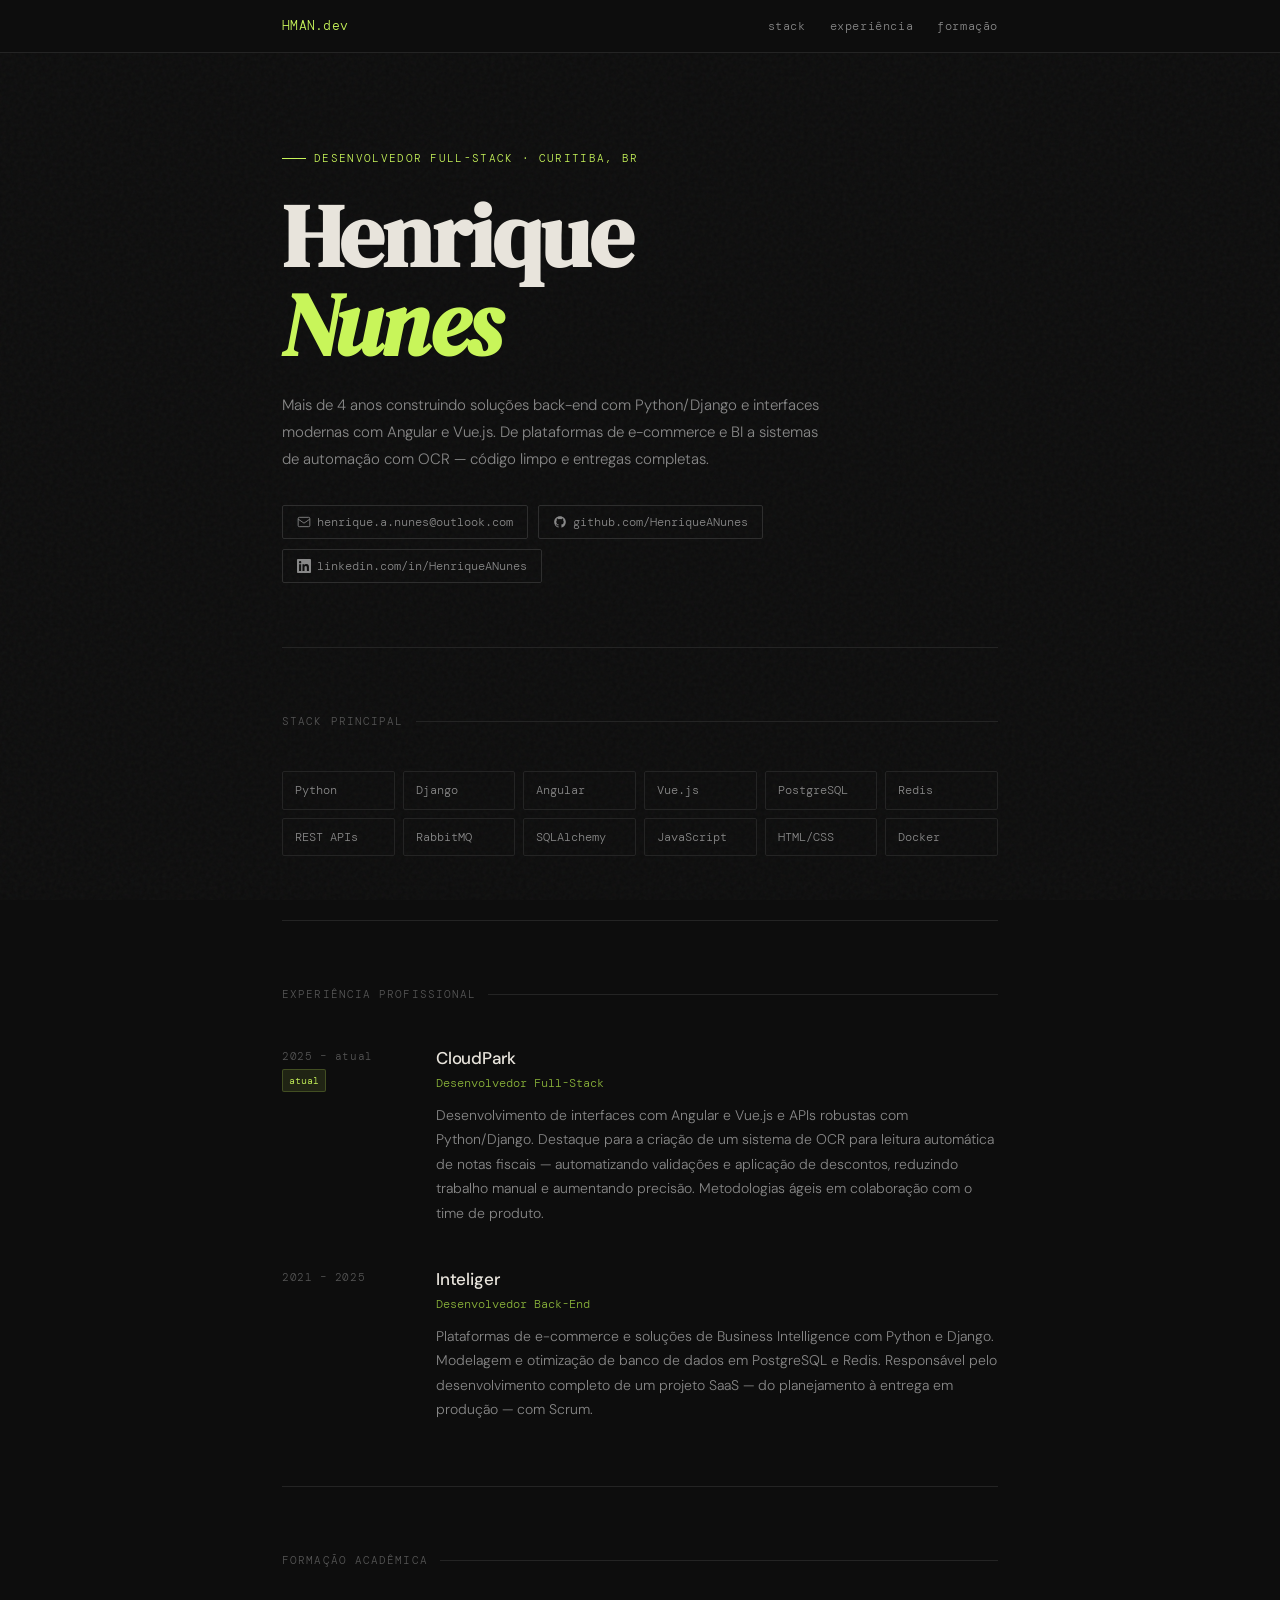
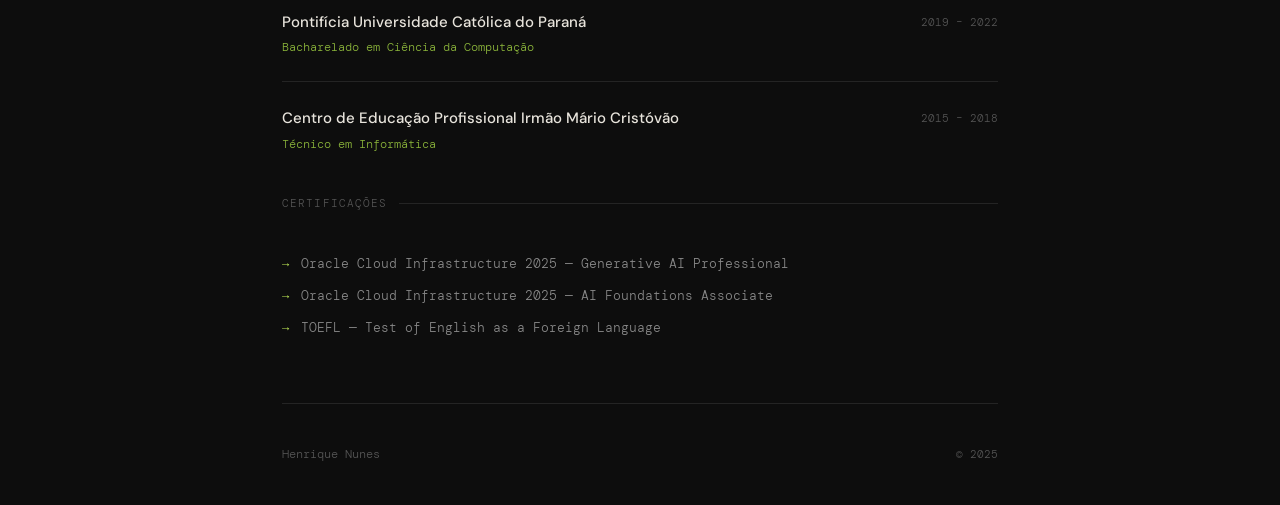
<file: index.html>
<!DOCTYPE html>
<html lang="pt-BR">
<head>
    <meta charset="UTF-8">
    <meta name="viewport" content="width=device-width, initial-scale=1.0">
    <title>Henrique Nunes — Desenvolvedor Full-Stack</title>
    <link rel="preconnect" href="https://fonts.googleapis.com">
    <link href="https://fonts.googleapis.com/css2?family=DM+Serif+Display:ital@0;1&family=DM+Mono:wght@400;500&family=DM+Sans:wght@300;400;500&display=swap" rel="stylesheet">
    <link rel="stylesheet" href="style.css">
</head>
<body>

<nav>
    <div class="container">
        <span class="nav-logo">HMAN.dev</span>
        <div class="nav-links">
            <a href="#stack">stack</a>
            <a href="#exp">experiência</a>
            <a href="#edu">formação</a>
        </div>
    </div>
</nav>

<div class="container">

    <div class="hero">
        <div class="hero-tag">Desenvolvedor Full-Stack · Curitiba, BR</div>
        <h1>Henrique<br><em>Nunes</em></h1>
        <p class="hero-bio">
            Mais de 4 anos construindo soluções back-end com Python/Django e interfaces modernas com Angular e Vue.js. De plataformas de e-commerce e BI a sistemas de automação com OCR — código limpo e entregas completas.
        </p>
        <div class="hero-links">
            <a href="mailto:henrique.a.nunes@outlook.com">
                <svg viewBox="0 0 24 24" fill="none" stroke="currentColor" stroke-width="1.5"><rect x="2" y="4" width="20" height="16" rx="2"/><path d="m2 7 10 7 10-7"/></svg>
                henrique.a.nunes@outlook.com
            </a>
            <a href="https://github.com/HenriqueANunes" target="_blank" rel="noopener">
                <svg viewBox="0 0 24 24" fill="currentColor"><path d="M12 2C6.477 2 2 6.477 2 12c0 4.418 2.865 8.166 6.839 9.489.5.092.682-.217.682-.482 0-.237-.009-.868-.013-1.703-2.782.604-3.369-1.342-3.369-1.342-.454-1.154-1.11-1.461-1.11-1.461-.908-.62.069-.608.069-.608 1.003.07 1.531 1.03 1.531 1.03.892 1.529 2.341 1.087 2.91.832.092-.647.35-1.088.636-1.338-2.22-.253-4.555-1.11-4.555-4.943 0-1.091.39-1.984 1.029-2.683-.103-.253-.446-1.27.098-2.647 0 0 .84-.268 2.75 1.026A9.578 9.578 0 0 1 12 6.836a9.59 9.59 0 0 1 2.504.337c1.909-1.294 2.747-1.026 2.747-1.026.546 1.377.202 2.394.1 2.647.64.699 1.028 1.592 1.028 2.683 0 3.842-2.339 4.687-4.566 4.935.359.309.678.919.678 1.852 0 1.336-.012 2.415-.012 2.743 0 .267.18.579.688.481C19.138 20.163 22 16.418 22 12c0-5.523-4.477-10-10-10z"/></svg>
                github.com/HenriqueANunes
            </a>
            <a href="https://linkedin.com/in/HenriqueANunes" target="_blank" rel="noopener">
                <svg viewBox="0 0 24 24" fill="currentColor"><path d="M20.447 20.452h-3.554v-5.569c0-1.328-.027-3.037-1.852-3.037-1.853 0-2.136 1.445-2.136 2.939v5.667H9.351V9h3.414v1.561h.046c.477-.9 1.637-1.85 3.37-1.85 3.601 0 4.267 2.37 4.267 5.455v6.286zM5.337 7.433a2.062 2.062 0 0 1-2.063-2.065 2.064 2.064 0 1 1 2.063 2.065zm1.782 13.019H3.555V9h3.564v11.452zM22.225 0H1.771C.792 0 0 .774 0 1.729v20.542C0 23.227.792 24 1.771 24h20.451C23.2 24 24 23.227 24 22.271V1.729C24 .774 23.2 0 22.222 0h.003z"/></svg>
                linkedin.com/in/HenriqueANunes
            </a>
        </div>
    </div>

    <section id="stack">
        <div class="section-label">Stack principal</div>
        <div class="stack-grid">
            <div class="stack-item">Python</div>
            <div class="stack-item">Django</div>
            <div class="stack-item">Angular</div>
            <div class="stack-item">Vue.js</div>
            <div class="stack-item">PostgreSQL</div>
            <div class="stack-item">Redis</div>
            <div class="stack-item">REST APIs</div>
            <div class="stack-item">RabbitMQ</div>
            <div class="stack-item">SQLAlchemy</div>
            <div class="stack-item">JavaScript</div>
            <div class="stack-item">HTML/CSS</div>
            <div class="stack-item">Docker</div>
        </div>
    </section>

    <section id="exp">
        <div class="section-label">Experiência profissional</div>
        <div class="exp-list">
            <div class="exp-item">
                <div class="exp-meta">
                    <div class="exp-period">2025 – atual</div>
                    <div class="exp-current">atual</div>
                </div>
                <div>
                    <div class="exp-company">CloudPark</div>
                    <div class="exp-role">Desenvolvedor Full-Stack</div>
                    <p class="exp-desc">
                        Desenvolvimento de interfaces com Angular e Vue.js e APIs robustas com Python/Django. Destaque para a criação de um sistema de OCR para leitura automática de notas fiscais — automatizando validações e aplicação de descontos, reduzindo trabalho manual e aumentando precisão. Metodologias ágeis em colaboração com o time de produto.
                    </p>
                </div>
            </div>
            <div class="exp-item">
                <div class="exp-meta">
                    <div class="exp-period">2021 – 2025</div>
                </div>
                <div>
                    <div class="exp-company">Inteliger</div>
                    <div class="exp-role">Desenvolvedor Back-End</div>
                    <p class="exp-desc">
                        Plataformas de e-commerce e soluções de Business Intelligence com Python e Django. Modelagem e otimização de banco de dados em PostgreSQL e Redis. Responsável pelo desenvolvimento completo de um projeto SaaS — do planejamento à entrega em produção — com Scrum.
                    </p>
                </div>
            </div>
        </div>
    </section>

    <section id="edu">
        <div class="section-label">Formação acadêmica</div>
        <div class="edu-list">
            <div class="edu-item">
                <div>
                    <div class="edu-school">Pontifícia Universidade Católica do Paraná</div>
                    <div class="edu-degree">Bacharelado em Ciência da Computação</div>
                </div>
                <div class="edu-period">2019 – 2022</div>
            </div>
            <div class="edu-item">
                <div>
                    <div class="edu-school">Centro de Educação Profissional Irmão Mário Cristóvão</div>
                    <div class="edu-degree">Técnico em Informática</div>
                </div>
                <div class="edu-period">2015 – 2018</div>
            </div>
        </div>

        <div class="section-label" style="margin-top: 2.5rem;">Certificações</div>
        <div class="cert-list">
            <div class="cert-item">Oracle Cloud Infrastructure 2025 — Generative AI Professional</div>
            <div class="cert-item">Oracle Cloud Infrastructure 2025 — AI Foundations Associate</div>
            <div class="cert-item">TOEFL — Test of English as a Foreign Language</div>
        </div>
    </section>

    <footer>
        <span class="footer-name">Henrique Nunes</span>
        <span class="footer-copy">© 2025</span>
    </footer>

</div>
</body>
</html>
</file>
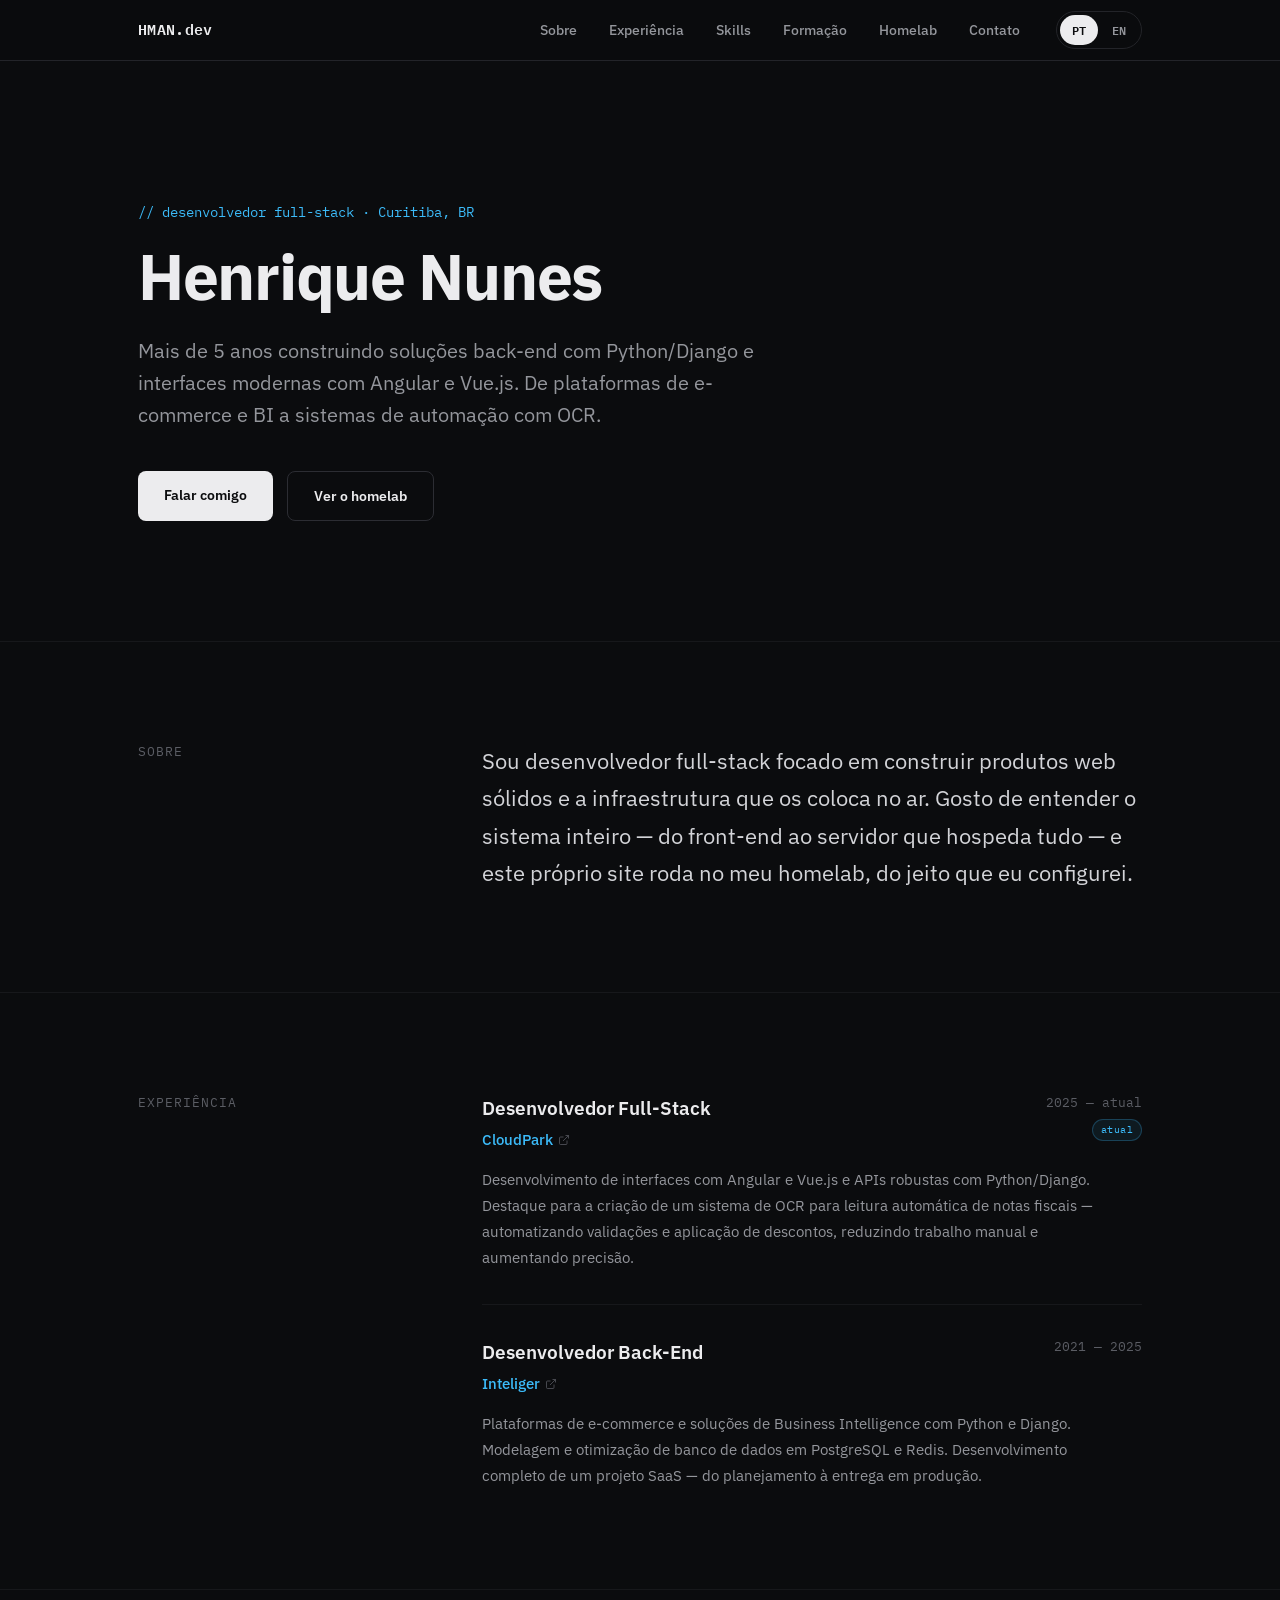
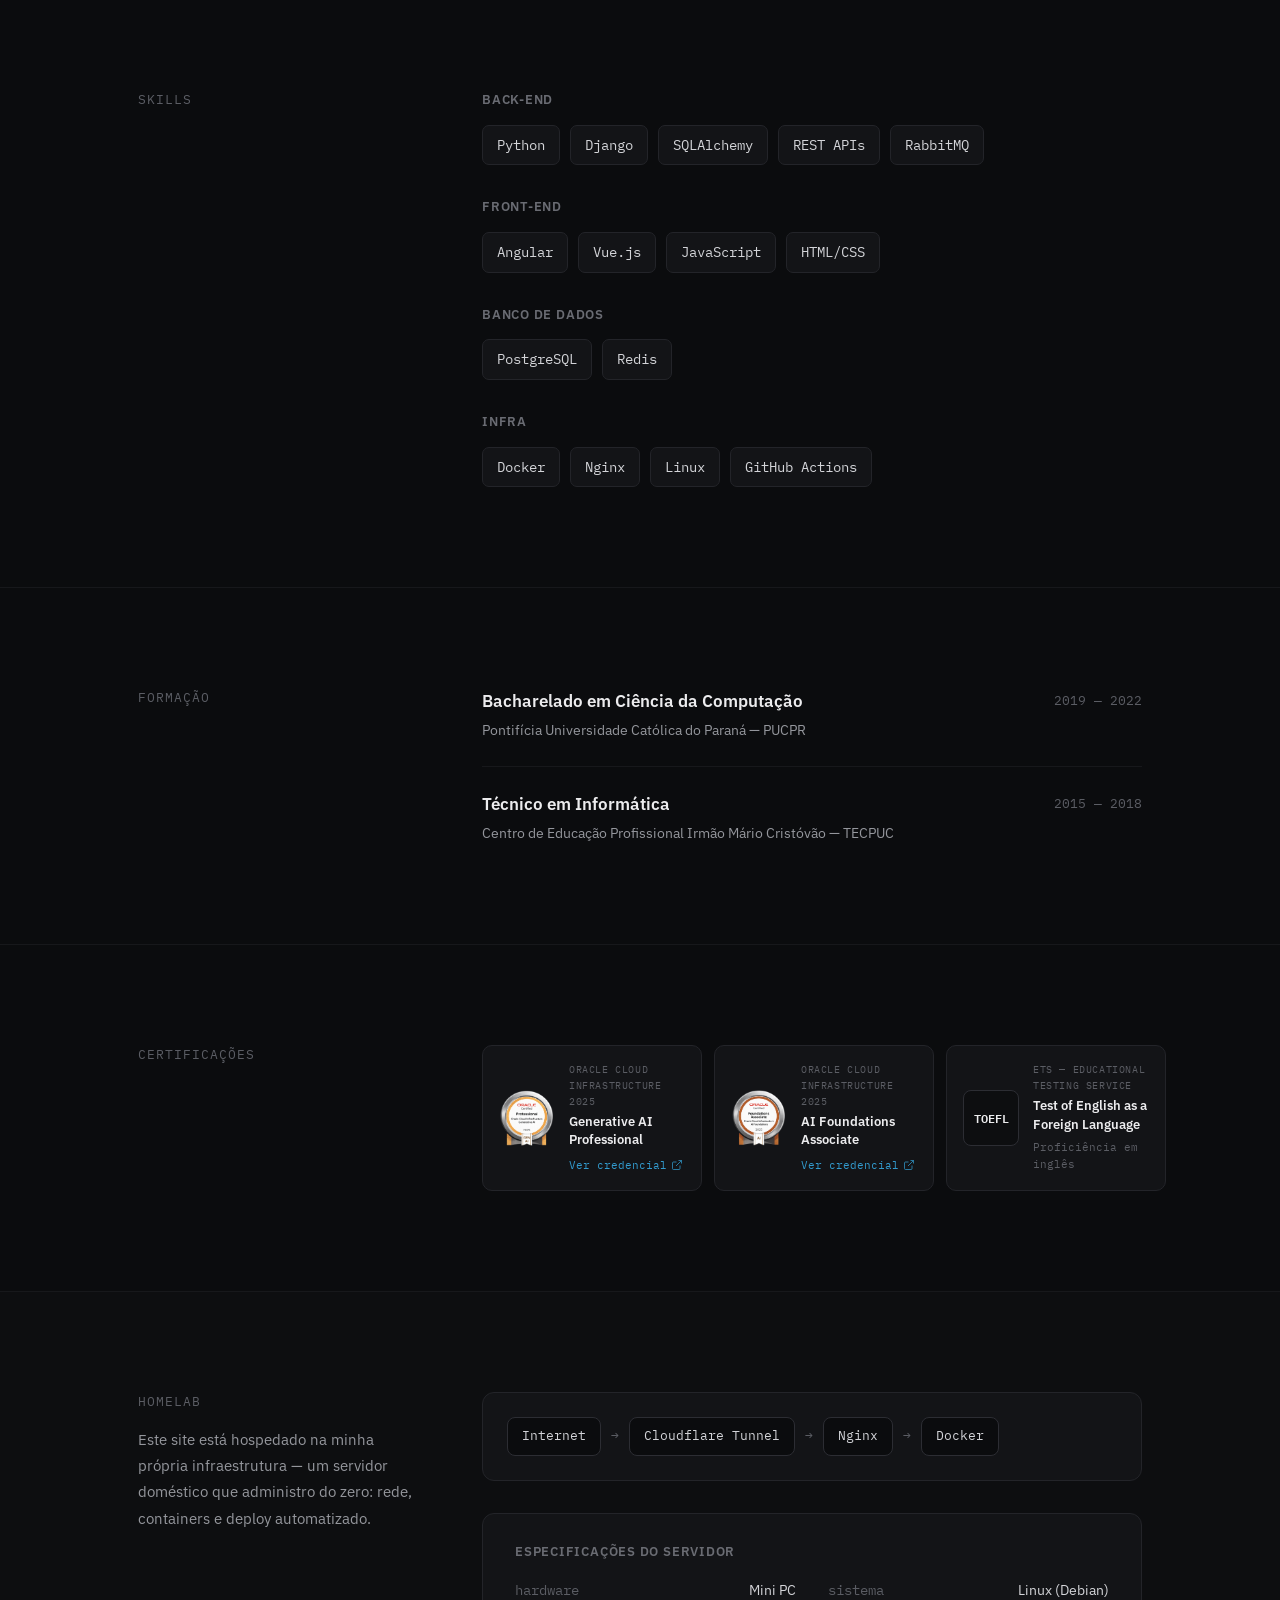
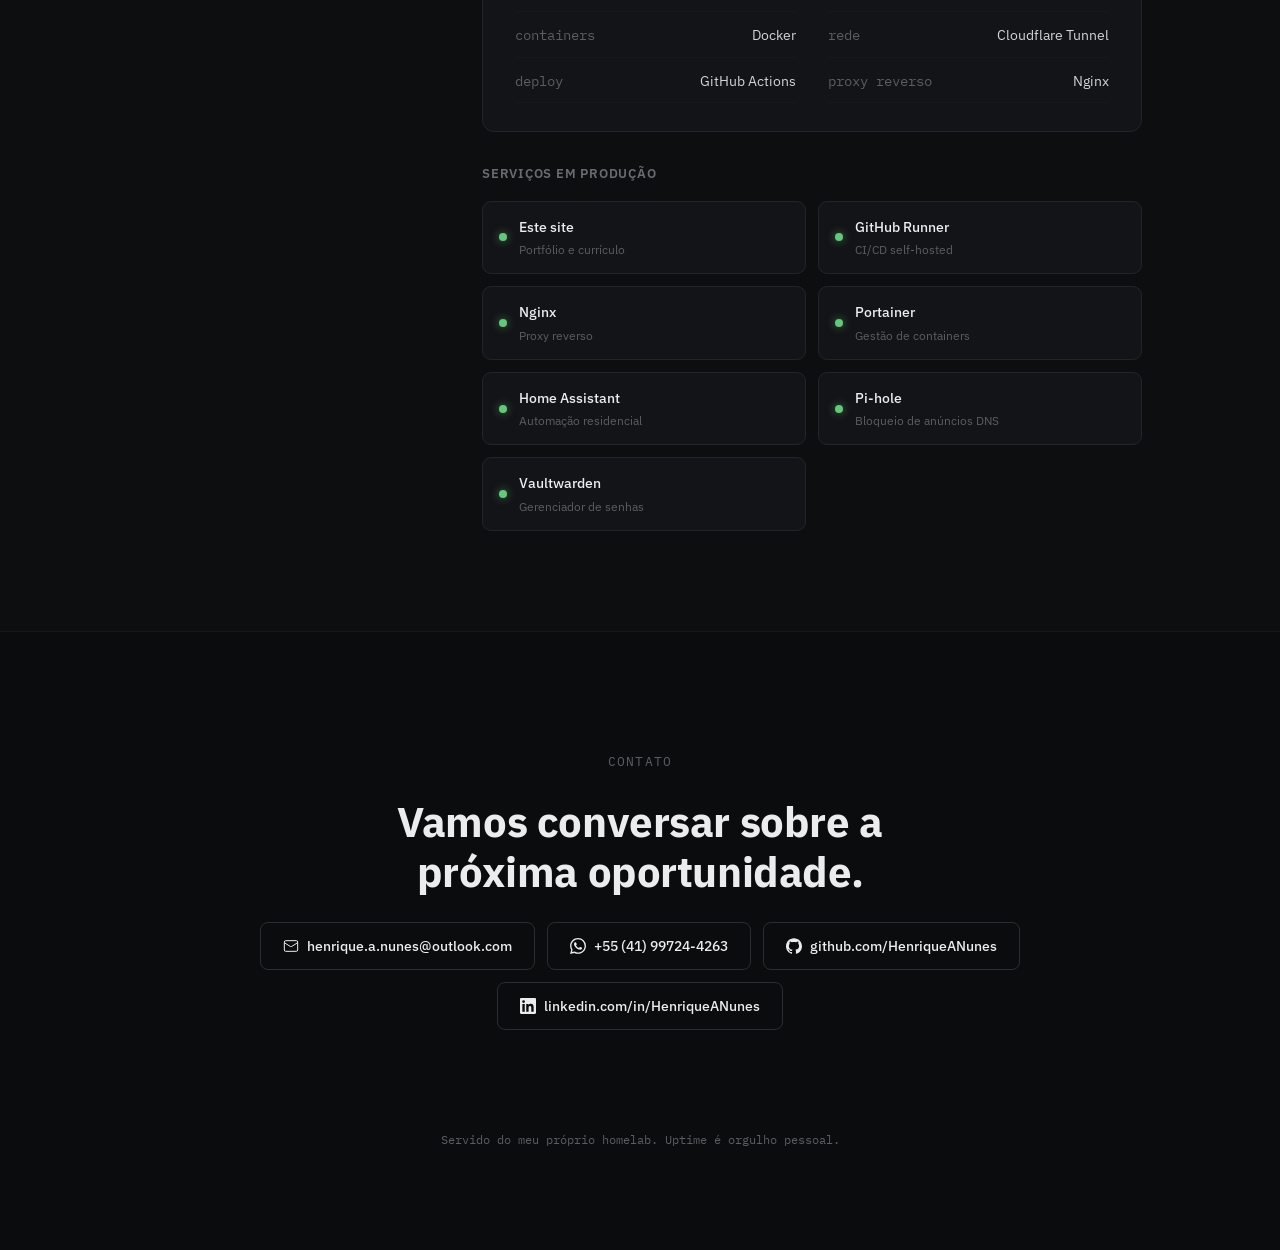
<file: public/index.html>
<!DOCTYPE html>
<html lang="pt-BR">
<head>
    <meta charset="UTF-8">
    <meta name="viewport" content="width=device-width, initial-scale=1.0">
    <title>Henrique Nunes — Desenvolvedor Full-Stack</title>
    <link rel="preconnect" href="https://fonts.googleapis.com">
    <link href="https://fonts.googleapis.com/css2?family=IBM+Plex+Sans:wght@400;500;600;700&family=IBM+Plex+Mono:wght@400;500;600&display=swap" rel="stylesheet">
    <link rel="stylesheet" href="style.css?v=20260705">
</head>
<body>

<nav>
    <div class="nav-inner">
        <span class="nav-logo">HMAN.dev</span>
        <div class="nav-right">
            <ul class="nav-links" id="navLinks"></ul>
            <div class="lang-toggle">
                <button id="btnPt" class="lang-btn active" onclick="setLang('pt')">PT</button>
                <button id="btnEn" class="lang-btn" onclick="setLang('en')">EN</button>
            </div>
        </div>
    </div>
</nav>

<!-- HERO -->
<section class="hero">
    <div class="hero-inner">
        <div class="hero-kicker" data-i18n="heroKicker"></div>
        <h1 data-i18n="heroName"></h1>
        <p class="hero-tagline" data-i18n="heroTagline"></p>
        <div class="hero-ctas">
            <a href="#contato" class="btn-primary" data-i18n="heroCta"></a>
            <a href="#homelab" class="btn-secondary" data-i18n="heroCtaSecondary"></a>
        </div>
    </div>
</section>

<!-- SOBRE -->
<section id="sobre">
    <div class="section-inner">
        <div class="section-sidebar">
            <div class="section-label" data-i18n="sectionAbout"></div>
        </div>
        <p class="about-body" data-i18n="aboutBody"></p>
    </div>
</section>

<!-- EXPERIÊNCIA -->
<section id="experiencia">
    <div class="section-inner">
        <div class="section-sidebar">
            <div class="section-label" data-i18n="sectionExperience"></div>
        </div>
        <div id="expList"></div>
    </div>
</section>

<!-- SKILLS -->
<section id="skills">
    <div class="section-inner">
        <div class="section-sidebar">
            <div class="section-label" data-i18n="sectionSkills"></div>
        </div>
        <div id="skillsList"></div>
    </div>
</section>

<!-- FORMAÇÃO -->
<section id="formacao">
    <div class="section-inner">
        <div class="section-sidebar">
            <div class="section-label" data-i18n="sectionEducation"></div>
        </div>
        <div id="eduList"></div>
    </div>
</section>

<!-- CERTIFICAÇÕES -->
<section id="certs">
    <div class="section-inner">
        <div class="section-sidebar">
            <div class="section-label" data-i18n="sectionCerts"></div>
        </div>
        <div class="certs-grid" id="certsList"></div>
    </div>
</section>

<!-- HOMELAB -->
<section id="homelab">
    <div class="section-inner">
        <div class="section-sidebar">
            <div class="section-label" data-i18n="sectionHomelab"></div>
            <p class="homelab-intro" data-i18n="homelabIntro"></p>
        </div>
        <div class="homelab-content" id="homelabContent"></div>
    </div>
</section>

<!-- CONTATO -->
<section id="contato">
    <div class="contact-inner">
        <div class="contact-main">
            <div class="section-label" data-i18n="sectionContact"></div>
            <h2 data-i18n="contactHeadline"></h2>
            <div class="contact-links" id="contactLinks"></div>
        </div>
        <p class="footer-note" data-i18n="footerNote"></p>
    </div>
</section>

<script src="translations.js"></script>
<script src="main.js"></script>
</body>
</html>
</file>
<file: style.css>
*, *::before, *::after { box-sizing: border-box; margin: 0; padding: 0; }

:root {
    --bg: #0d0d0d;
    --surface: #161616;
    --border: #242424;
    --border-accent: #2e2e2e;
    --text: #e8e4dc;
    --muted: #888;
    --dim: #555;
    --accent: #c8f55a;
    --accent-dim: #8ab33a;
    --mono: 'DM Mono', monospace;
    --serif: 'DM Serif Display', serif;
    --sans: 'DM Sans', sans-serif;
}

html { scroll-behavior: smooth; }

body {
    background: var(--bg);
    color: var(--text);
    font-family: var(--sans);
    font-weight: 300;
    line-height: 1.7;
    min-height: 100vh;
}

/* noise overlay */
body::before {
    content: '';
    position: fixed;
    inset: 0;
    background-image: url("data:image/svg+xml,%3Csvg viewBox='0 0 256 256' xmlns='http://www.w3.org/2000/svg'%3E%3Cfilter id='n'%3E%3CfeTurbulence type='fractalNoise' baseFrequency='0.9' numOctaves='4' stitchTiles='stitch'/%3E%3C/filter%3E%3Crect width='100%25' height='100%25' filter='url(%23n)' opacity='0.04'/%3E%3C/svg%3E");
    pointer-events: none;
    z-index: 0;
}

.container {
    max-width: 780px;
    margin: 0 auto;
    padding: 0 2rem;
    position: relative;
    z-index: 1;
}

/* ── NAV ── */
nav {
    position: sticky;
    top: 0;
    z-index: 100;
    border-bottom: 1px solid var(--border);
    background: rgba(13,13,13,0.85);
    backdrop-filter: blur(12px);
}
nav .container {
    display: flex;
    align-items: center;
    justify-content: space-between;
    height: 52px;
}
.nav-logo {
    font-family: var(--mono);
    font-size: 13px;
    color: var(--accent);
    letter-spacing: 0.02em;
}
.nav-links { display: flex; gap: 1.5rem; }
.nav-links a {
    font-family: var(--mono);
    font-size: 12px;
    color: var(--muted);
    text-decoration: none;
    letter-spacing: 0.05em;
    transition: color 0.2s;
}
.nav-links a:hover { color: var(--text); }

/* ── HERO ── */
.hero {
    padding: 6rem 0 4rem;
    border-bottom: 1px solid var(--border);
}
.hero-tag {
    font-family: var(--mono);
    font-size: 11px;
    color: var(--accent);
    letter-spacing: 0.12em;
    text-transform: uppercase;
    margin-bottom: 1.5rem;
    display: flex;
    align-items: center;
    gap: 8px;
}
.hero-tag::before {
    content: '';
    display: block;
    width: 24px;
    height: 1px;
    background: var(--accent);
}
h1 {
    font-family: var(--serif);
    font-size: clamp(3rem, 8vw, 5.5rem);
    line-height: 1.0;
    letter-spacing: -0.02em;
    color: var(--text);
    margin-bottom: 1.5rem;
}
h1 em {
    font-style: italic;
    color: var(--accent);
}
.hero-bio {
    max-width: 540px;
    font-size: 15px;
    color: var(--muted);
    line-height: 1.8;
    margin-bottom: 2rem;
}
.hero-links {
    display: flex;
    flex-wrap: wrap;
    gap: 10px;
}
.hero-links a {
    font-family: var(--mono);
    font-size: 12px;
    color: var(--muted);
    text-decoration: none;
    border: 1px solid var(--border-accent);
    padding: 6px 14px;
    border-radius: 2px;
    display: flex;
    align-items: center;
    gap: 6px;
    transition: border-color 0.2s, color 0.2s;
}
.hero-links a:hover { border-color: var(--accent); color: var(--accent); }
.hero-links a svg { width: 14px; height: 14px; }

/* ── SECTIONS ── */
section { padding: 4rem 0; border-bottom: 1px solid var(--border); }
.section-label {
    font-family: var(--mono);
    font-size: 11px;
    color: var(--dim);
    letter-spacing: 0.1em;
    text-transform: uppercase;
    margin-bottom: 2.5rem;
    display: flex;
    align-items: center;
    gap: 12px;
}
.section-label::after {
    content: '';
    flex: 1;
    height: 1px;
    background: var(--border);
}

/* ── STACK ── */
.stack-grid {
    display: grid;
    grid-template-columns: repeat(auto-fill, minmax(100px, 1fr));
    gap: 8px;
}
.stack-item {
    font-family: var(--mono);
    font-size: 12px;
    padding: 8px 12px;
    border: 1px solid var(--border);
    border-radius: 2px;
    color: var(--muted);
    transition: border-color 0.2s, color 0.2s, background 0.2s;
    cursor: default;
}
.stack-item:hover {
    border-color: var(--accent);
    color: var(--accent);
    background: rgba(200,245,90,0.04);
}

/* ── EXPERIENCE ── */
.exp-list { display: flex; flex-direction: column; gap: 2.5rem; }
.exp-item { display: grid; grid-template-columns: 130px 1fr; gap: 1.5rem; }
.exp-meta { padding-top: 3px; }
.exp-period {
    font-family: var(--mono);
    font-size: 11px;
    color: var(--dim);
    letter-spacing: 0.05em;
}
.exp-current {
    display: inline-block;
    font-family: var(--mono);
    font-size: 10px;
    color: var(--accent);
    background: rgba(200,245,90,0.1);
    border: 1px solid rgba(200,245,90,0.2);
    padding: 2px 6px;
    border-radius: 2px;
    margin-top: 4px;
}
.exp-company {
    font-size: 17px;
    font-weight: 500;
    color: var(--text);
    letter-spacing: -0.01em;
}
.exp-role {
    font-family: var(--mono);
    font-size: 12px;
    color: var(--accent-dim);
    margin-bottom: 0.6rem;
}
.exp-desc {
    font-size: 14px;
    color: var(--muted);
    line-height: 1.75;
}

/* ── EDUCATION ── */
.edu-list { display: flex; flex-direction: column; gap: 1.5rem; }
.edu-item {
    display: flex;
    justify-content: space-between;
    align-items: flex-start;
    gap: 1rem;
    padding-bottom: 1.5rem;
    border-bottom: 1px solid var(--border);
}
.edu-item:last-child { border-bottom: none; padding-bottom: 0; }
.edu-school { font-size: 15px; font-weight: 500; color: var(--text); }
.edu-degree {
    font-family: var(--mono);
    font-size: 12px;
    color: var(--accent-dim);
    margin-top: 2px;
}
.edu-period {
    font-family: var(--mono);
    font-size: 11px;
    color: var(--dim);
    white-space: nowrap;
    padding-top: 3px;
}

/* ── CERTIFICATIONS ── */
.cert-list { display: flex; flex-direction: column; gap: 10px; }
.cert-item {
    display: flex;
    align-items: center;
    gap: 12px;
    font-family: var(--mono);
    font-size: 13px;
    color: var(--muted);
}
.cert-item::before {
    content: '→';
    color: var(--accent);
    font-size: 12px;
    flex-shrink: 0;
}

/* ── FOOTER ── */
footer {
    padding: 2.5rem 0;
    display: flex;
    align-items: center;
    justify-content: space-between;
}
.footer-name {
    font-family: var(--mono);
    font-size: 12px;
    color: var(--dim);
}
.footer-copy {
    font-family: var(--mono);
    font-size: 11px;
    color: var(--dim);
}

/* ── ANIMATIONS ── */
@keyframes fadeUp {
    from { opacity: 0; transform: translateY(16px); }
    to   { opacity: 1; transform: translateY(0); }
}
.hero-tag   { animation: fadeUp 0.5s ease both; }
h1          { animation: fadeUp 0.5s 0.1s ease both; }
.hero-bio   { animation: fadeUp 0.5s 0.2s ease both; }
.hero-links { animation: fadeUp 0.5s 0.3s ease both; }

@media (max-width: 580px) {
    .exp-item { grid-template-columns: 1fr; gap: 0.25rem; }
    .edu-item { flex-direction: column; }
}
</file>
<file: public/style.css>
*, *::before, *::after { box-sizing: border-box; margin: 0; padding: 0; }

:root {
    --bg:            #0b0c0e;
    --surface:       #131417;
    --surface-2:     #0d0e10;
    --border:        #232429;
    --border-soft:   #17181b;
    --border-hover:  #2c2d33;
    --text:          #ECECEE;
    --text-dim:      #d3d4d8;
    --muted:         #94969c;
    --subtle:        #6a6c73;
    --dim:           #5b5d64;
    --accent:        oklch(0.75 0.14 235);
    --accent-dim:    oklch(0.65 0.12 235);
    --accent-bg:     oklch(0.75 0.14 235 / 0.08);
    --accent-border: oklch(0.75 0.14 235 / 0.25);
    --green:         oklch(0.75 0.14 150);
    --green-glow:    oklch(0.75 0.14 150 / 0.6);
    --mono:  'IBM Plex Mono', monospace;
    --sans:  'IBM Plex Sans', sans-serif;
    --max-w: 1100px;
    --sidebar: 280px;
}

html { scroll-behavior: smooth; }
::selection { background: oklch(0.75 0.14 235 / 0.3); }

body {
    background: var(--bg);
    color: var(--text);
    font-family: var(--sans);
    font-weight: 400;
    line-height: 1.6;
    min-height: 100vh;
}

a { text-decoration: none; }

/* ── NAV ── */
nav {
    position: sticky;
    top: 0;
    z-index: 50;
    background: rgba(11, 12, 14, 0.92);
    backdrop-filter: blur(10px);
    border-bottom: 1px solid var(--border);
}

.nav-inner {
    max-width: var(--max-w);
    margin: 0 auto;
    padding: 0 48px;
    height: 60px;
    display: flex;
    align-items: center;
    justify-content: space-between;
}

.nav-logo {
    font-family: var(--mono);
    font-size: 15px;
    font-weight: 600;
    color: var(--text);
    letter-spacing: 0.02em;
}

.nav-right {
    display: flex;
    align-items: center;
    gap: 36px;
}

.nav-links {
    list-style: none;
    display: flex;
    align-items: center;
    gap: 32px;
}

.nav-links a {
    color: var(--muted);
    font-size: 14px;
    font-weight: 500;
    transition: color 0.2s;
}
.nav-links a:hover { color: var(--text); }

.lang-toggle {
    display: flex;
    border: 1px solid var(--border);
    border-radius: 999px;
    padding: 3px;
    gap: 2px;
}

.lang-btn {
    border: none;
    cursor: pointer;
    padding: 5px 12px;
    border-radius: 999px;
    font-family: var(--mono);
    font-size: 12px;
    font-weight: 600;
    background: transparent;
    color: var(--muted);
    transition: background 0.2s, color 0.2s;
}
.lang-btn.active {
    background: var(--text);
    color: var(--bg);
}

/* ── HERO ── */
.hero {
    border-bottom: 1px solid var(--border-soft);
}

.hero-inner {
    max-width: var(--max-w);
    margin: 0 auto;
    padding: 140px 48px 120px;
}

.hero-kicker {
    font-family: var(--mono);
    font-size: 14px;
    color: var(--accent);
    margin-bottom: 20px;
}

.hero-inner h1 {
    font-size: clamp(42px, 6vw, 64px);
    line-height: 1.05;
    font-weight: 700;
    letter-spacing: -0.02em;
    margin-bottom: 24px;
}

.hero-tagline {
    font-size: 20px;
    line-height: 1.6;
    color: var(--muted);
    max-width: 640px;
    margin-bottom: 40px;
}

.hero-ctas {
    display: flex;
    gap: 14px;
    flex-wrap: wrap;
}

.btn-primary {
    background: var(--text);
    color: var(--bg);
    padding: 13px 26px;
    border-radius: 8px;
    font-weight: 600;
    font-size: 14px;
    transition: opacity 0.2s;
}
.btn-primary:hover { opacity: 0.88; }

.btn-secondary {
    border: 1px solid var(--border-hover);
    color: var(--text);
    padding: 13px 26px;
    border-radius: 8px;
    font-weight: 600;
    font-size: 14px;
    transition: border-color 0.2s;
}
.btn-secondary:hover { border-color: var(--accent); }

/* ── SECTION BASE ── */
section { border-bottom: 1px solid var(--border-soft); }

.section-inner {
    display: grid;
    grid-template-columns: var(--sidebar) 1fr;
    gap: 64px;
    max-width: var(--max-w);
    margin: 0 auto;
    padding: 100px 48px;
}

.section-label {
    font-family: var(--mono);
    font-size: 13px;
    color: var(--dim);
    text-transform: uppercase;
    letter-spacing: 0.08em;
}

/* ── ABOUT ── */
.about-body {
    font-size: 22px;
    line-height: 1.7;
    color: var(--text-dim);
    max-width: 680px;
}

/* ── EXPERIENCE ── */
.exp-item {
    padding: 32px 0;
    border-bottom: 1px solid var(--border-soft);
    max-width: 720px;
}
.exp-item:first-child { padding-top: 0; }
.exp-item:last-child  { border-bottom: none; padding-bottom: 0; }

.exp-header {
    display: flex;
    justify-content: space-between;
    align-items: flex-start;
    gap: 16px;
    margin-bottom: 14px;
    flex-wrap: wrap;
}

.exp-role {
    font-size: 19px;
    font-weight: 600;
    color: var(--text);
    margin-bottom: 4px;
}

.exp-company {
    display: inline-flex;
    align-items: center;
    gap: 5px;
    font-size: 15px;
    font-weight: 500;
    color: var(--accent);
    transition: opacity 0.2s;
}
.exp-company svg { color: var(--dim); flex-shrink: 0; }
.exp-company:hover { opacity: 0.8; }

.exp-meta { text-align: right; flex-shrink: 0; }

.exp-period {
    font-family: var(--mono);
    font-size: 13px;
    color: var(--dim);
    white-space: nowrap;
}

.exp-badge {
    display: inline-block;
    font-family: var(--mono);
    font-size: 10px;
    color: var(--accent);
    background: var(--accent-bg);
    border: 1px solid var(--accent-border);
    padding: 2px 8px;
    border-radius: 999px;
    margin-top: 6px;
    letter-spacing: 0.04em;
}

.exp-desc {
    font-size: 15px;
    line-height: 1.75;
    color: var(--muted);
    max-width: 640px;
}

/* ── SKILLS ── */
#skillsList {
    display: flex;
    flex-direction: column;
    gap: 32px;
    max-width: 720px;
}

.skill-group-title {
    font-size: 13px;
    font-weight: 600;
    color: var(--subtle);
    text-transform: uppercase;
    letter-spacing: 0.06em;
    margin-bottom: 14px;
}

.skill-items {
    display: flex;
    flex-wrap: wrap;
    gap: 10px;
}

.skill-tag {
    border: 1px solid var(--border);
    background: var(--surface);
    padding: 8px 14px;
    border-radius: 7px;
    font-size: 14px;
    color: var(--text-dim);
    font-family: var(--mono);
    transition: border-color 0.2s, color 0.2s;
}
.skill-tag:hover {
    border-color: var(--accent-border);
    color: var(--accent);
}

/* ── EDUCATION ── */
#eduList { max-width: 720px; }

.edu-item {
    display: flex;
    justify-content: space-between;
    align-items: flex-start;
    gap: 16px;
    padding: 24px 0;
    border-bottom: 1px solid var(--border-soft);
    flex-wrap: wrap;
}
.edu-item:first-child { padding-top: 0; }
.edu-item:last-child  { border-bottom: none; padding-bottom: 0; }

.edu-title {
    font-size: 17px;
    font-weight: 600;
    color: var(--text);
    margin-bottom: 4px;
}

.edu-institution {
    font-size: 14px;
    color: var(--muted);
}

.edu-period {
    font-family: var(--mono);
    font-size: 13px;
    color: var(--dim);
    white-space: nowrap;
    flex-shrink: 0;
    padding-top: 3px;
}

/* ── CERTIFICATIONS ── */
.certs-grid {
    display: grid;
    grid-template-columns: repeat(auto-fill, minmax(220px, 1fr));
    gap: 12px;
    max-width: 720px;
}

.cert-card {
    display: flex;
    align-items: center;
    gap: 14px;
    padding: 16px;
    border: 1px solid var(--border);
    border-radius: 10px;
    background: var(--surface);
    color: var(--text);
    transition: border-color 0.2s, transform 0.2s;
}
a.cert-card:hover {
    border-color: var(--accent-border);
    transform: translateY(-2px);
}
.cert-card--plain { cursor: default; }

.cert-badge-img {
    width: 56px;
    height: 56px;
    object-fit: contain;
    flex-shrink: 0;
}

.cert-badge-text {
    width: 56px;
    height: 56px;
    border-radius: 8px;
    background: var(--surface-2);
    border: 1px solid var(--border-hover);
    display: flex;
    align-items: center;
    justify-content: center;
    font-family: var(--mono);
    font-size: 12px;
    font-weight: 600;
    color: var(--text);
    flex-shrink: 0;
}

.cert-info {
    display: flex;
    flex-direction: column;
    gap: 3px;
}

.cert-issuer {
    font-family: var(--mono);
    font-size: 10px;
    color: var(--dim);
    letter-spacing: 0.06em;
    text-transform: uppercase;
}

.cert-name {
    font-size: 13px;
    font-weight: 600;
    color: var(--text);
    line-height: 1.4;
}

.cert-cta {
    display: inline-flex;
    align-items: center;
    gap: 4px;
    font-family: var(--mono);
    font-size: 11px;
    color: var(--accent-dim);
    margin-top: 4px;
    transition: color 0.2s;
}
a.cert-card:hover .cert-cta { color: var(--accent); }

.cert-level {
    font-family: var(--mono);
    font-size: 11px;
    color: var(--dim);
    margin-top: 2px;
}

/* ── HOMELAB ── */
#homelab { background: var(--surface-2); }

.homelab-intro {
    font-size: 15px;
    line-height: 1.75;
    color: var(--muted);
    margin-top: 14px;
}

.homelab-content {
    display: flex;
    flex-direction: column;
    gap: 32px;
    max-width: 760px;
}

.homelab-diagram {
    display: flex;
    align-items: center;
    gap: 10px;
    flex-wrap: wrap;
    padding: 24px;
    background: var(--surface);
    border: 1px solid var(--border);
    border-radius: 12px;
    font-family: var(--mono);
    font-size: 13px;
}

.diagram-step {
    display: flex;
    align-items: center;
    gap: 10px;
}

.diagram-node {
    padding: 8px 14px;
    border: 1px solid var(--border-hover);
    border-radius: 8px;
    color: var(--text-dim);
    background: var(--bg);
}

.diagram-arrow { color: var(--dim); }

.homelab-card {
    background: var(--surface);
    border: 1px solid var(--border);
    border-radius: 12px;
    padding: 28px 32px;
}

.card-title {
    font-size: 13px;
    font-weight: 600;
    color: var(--subtle);
    text-transform: uppercase;
    letter-spacing: 0.06em;
    margin-bottom: 16px;
}

.specs-grid {
    display: grid;
    grid-template-columns: 1fr 1fr;
    gap: 12px 32px;
}

.spec-row {
    display: flex;
    justify-content: space-between;
    font-size: 14px;
    border-bottom: 1px solid var(--border-soft);
    padding-bottom: 10px;
    gap: 12px;
}

.spec-label {
    color: var(--dim);
    font-family: var(--mono);
}

.spec-value {
    color: var(--text-dim);
    text-align: right;
}

.services-grid {
    display: grid;
    grid-template-columns: 1fr 1fr;
    gap: 12px;
    margin-top: 16px;
}

.service-card {
    display: flex;
    align-items: center;
    gap: 12px;
    padding: 14px 16px;
    background: var(--surface);
    border: 1px solid var(--border);
    border-radius: 9px;
}

.service-dot {
    width: 8px;
    height: 8px;
    border-radius: 50%;
    background: var(--green);
    box-shadow: 0 0 8px var(--green-glow);
    flex-shrink: 0;
}

.service-info {
    display: flex;
    flex-direction: column;
    gap: 2px;
}

.service-name {
    font-size: 14px;
    font-weight: 500;
    color: var(--text);
}

.service-desc {
    font-size: 12px;
    color: var(--dim);
}

/* ── CONTACT ── */
#contato { border-bottom: none; }

.contact-inner {
    max-width: var(--max-w);
    margin: 0 auto;
    padding: 120px 48px 100px;
    display: flex;
    flex-direction: column;
    align-items: center;
}

.contact-main {
    display: flex;
    flex-direction: column;
    align-items: center;
    gap: 24px;
    text-align: center;
    width: 100%;
}

.contact-main h2 {
    font-size: clamp(28px, 4vw, 42px);
    font-weight: 700;
    letter-spacing: -0.01em;
    max-width: 600px;
    line-height: 1.2;
}

.contact-links {
    display: flex;
    gap: 12px;
    flex-wrap: wrap;
    justify-content: center;
}

.contact-link {
    display: inline-flex;
    align-items: center;
    gap: 8px;
    border: 1px solid var(--border-hover);
    padding: 12px 22px;
    border-radius: 8px;
    font-size: 14px;
    font-weight: 500;
    color: var(--text);
    transition: border-color 0.2s;
}
.contact-link:hover { border-color: var(--accent); }

.footer-note {
    font-family: var(--mono);
    font-size: 12px;
    color: var(--dim);
    margin-top: 100px;
}

/* ── RESPONSIVE ── */
@media (max-width: 860px) {
    .section-inner {
        grid-template-columns: 1fr;
        gap: 24px;
        padding: 64px 32px;
    }
    .hero-inner { padding: 80px 32px 64px; }
    .nav-inner   { padding: 0 32px; }
    .contact-inner { padding: 80px 32px 64px; }
}

@media (max-width: 600px) {
    .nav-links { display: none; }
    .hero-inner { padding: 64px 24px 48px; }
    .hero-tagline { font-size: 17px; }
    .about-body   { font-size: 18px; }
    .section-inner { padding: 56px 24px; }
    .nav-inner { padding: 0 20px; }
    .exp-header { flex-direction: column; gap: 6px; }
    .exp-meta   { text-align: left; }
    .specs-grid    { grid-template-columns: 1fr; }
    .services-grid { grid-template-columns: 1fr; }
    .certs-grid    { grid-template-columns: 1fr; }
    .contact-inner { padding: 64px 24px 48px; }
    .footer-note   { margin-top: 64px; }
}
</file>
